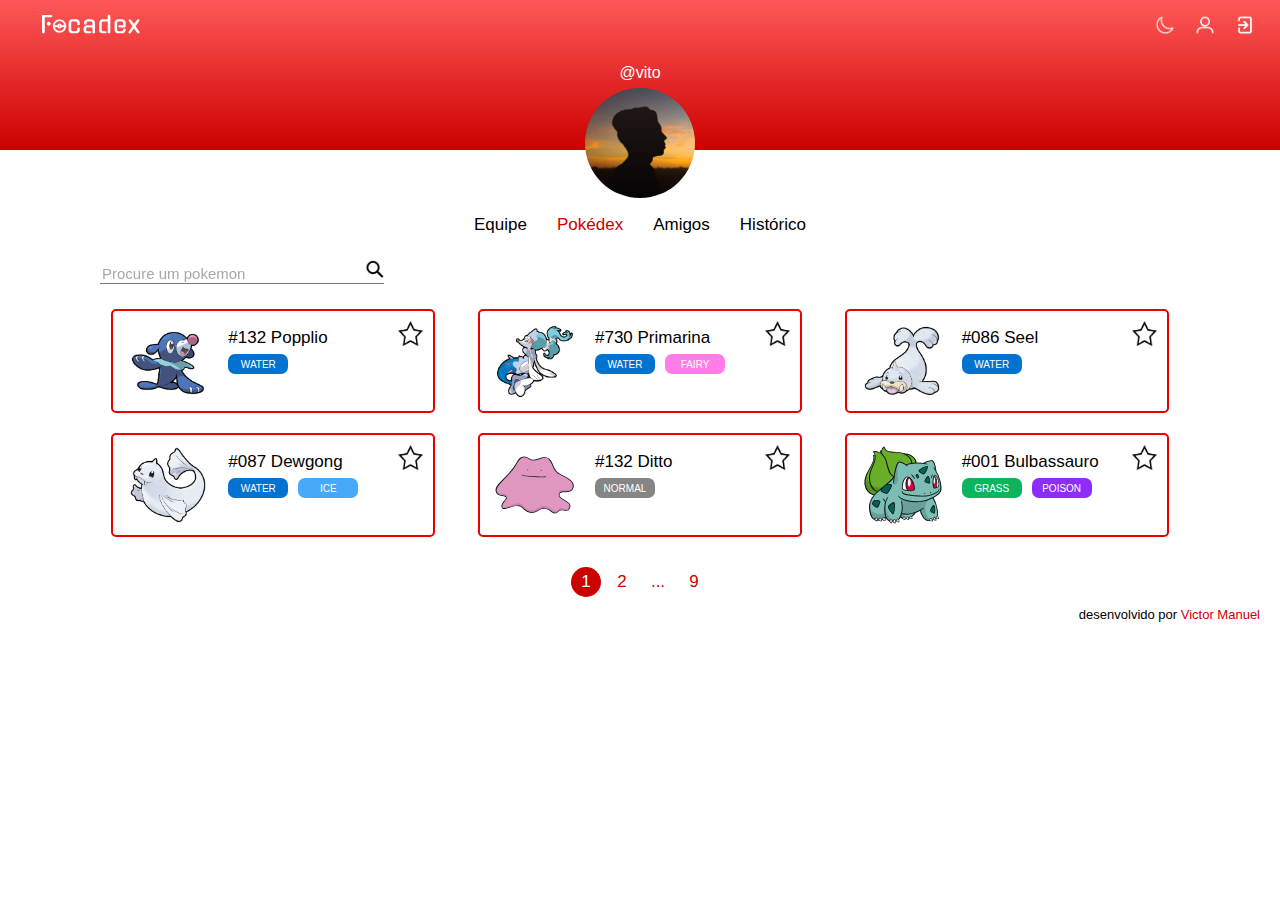
<file: index.html>
<!DOCTYPE html>
<html lang="pt-br">
<head>
    <meta charset="UTF-8">
    <meta name="viewport" content="width=device-width, initial-scale=1.0">
    <title>Focadex™</title>
    <link rel="icon" type="imagem/png" href="./images/pokebola.png" />
    <link rel="stylesheet" href="style.css">
</head>

<body onload="modo_diurno()">
    <div class="grid-container">
        <div class="cabecalho">
            <div class="topo">
                <a href="./index.html"><img src="./images/logo.svg" alt="Logo Focadex" class="logo"></a>
                <input type=image src="./images/lua-1.png" alt="Modo Noturno" id="dark-mode" onclick="alterar_modo()">
                <a href="./index.html"><img src="./images/perfil.png" alt="Perfil" class="perfil"></a>
                <a href="./index.html"><img src="./images/sair.png" alt="Sair" class="sair"></a>
            </div>
            <p class="nome-do-treinador"><a href="https://www.instagram.com/tilnoene/" target="_blank">@vito</a></p>
            <img src="./images/victor_sol.jpg" alt="Foto do Treinador" class="foto-treinador">
        </div>

        <div class="esq"></div>
        <div class="meio">
            <div class="container-menu">
                <ul class="menu">
                    <li><a href="./index.html" class="cor-texto">Equipe</a></li>
                    <li><a href="./index.html" class="menu-atual cor-texto">Pokédex</a></li>
                    <li><a href="./index.html" class="cor-texto">Amigos</a></li>
                    <li><a href="./index.html" class="cor-texto">Histórico</a></li>
                </ul>
            </div>
            
            <div class="pesquisa">
                <input type="text" placeholder="Procure um pokemon">
                <button type="submit" class="lupa">
                    <img src="./images/lupa.png" alt="Pesquisar" class="lupa">
                </button>
            </div>

            <div class="container-pokemon">
                <div class="pokemon">
                    <a href="./popplio.html"><img src="./images/popplio.png"></a>
                    <div class="atributos">
                        <a href="./popplio.html" class="cor-texto"><p>#132 Popplio</p></a>
                        <input type=image src="./images/estrela-1.png" alt="Favoritar" class="favorito" id="estrela0" onclick="favoritar(0)">
                        <div class="break"></div>
                        <div class="tipo water"><p>WATER</p></div>
                    </div>
                </div>
                <div class="pokemon">
                    <a href="./primarina.html"><img src="./images/primarina.png"></a>
                    <div class="atributos">
                        <a href="./primarina.html" class="cor-texto"><p>#730 Primarina</p></a>
                        <input type=image src="./images/estrela-1.png" alt="Favoritar" class="favorito" id="estrela1" onclick="favoritar(1)">
                        <div class="break"></div>
                        <div class="tipo water"><p>WATER</p></div><div class="tipo fairy"><p>FAIRY</p></div>
                    </div>
                </div>
                <div class="pokemon">
                    <a href="./seel.html"><img src="./images/seel.png"></a>
                    <div class="atributos">
                    <a href="./seel.html" class="cor-texto"><p>#086 Seel</p></a>
                    <input type=image src="./images/estrela-1.png" alt="Favoritar" class="favorito" id="estrela2" onclick="favoritar(2)">
                        <div class="break"></div>
                        <div class="tipo water"><p>WATER</p></div>
                    </div>
                </div>
                <div class="pokemon">
                    <a href="./dewgong.html"><img src="./images/dewgong.png"></a>
                    <div class="atributos">
                        <a href="./dewgong.html" class="cor-texto"><p>#087 Dewgong</p></a>
                        <input type=image src="./images/estrela-1.png" alt="Favoritar" class="favorito" id="estrela3" onclick="favoritar(3)">
                        <div class="break"></div>
                        <div class="tipo water"><p>WATER</p></div>
                        <div class="tipo ice"><p>ICE</p></div>
                    </div>
                </div>
                <div class="pokemon">
                    <a href="./ditto.html"><img src="./images/ditto.svg"></a>
                    <div class="atributos">
                        <a href="./ditto.html" class="cor-texto"><p>#132 Ditto</p></a>
                        <input type=image src="./images/estrela-1.png" alt="Favoritar" class="favorito" id="estrela4" onclick="favoritar(4)">
                        <div class="break"></div>
                        <div class="tipo normal"><p>NORMAL</p></div>
                    </div>
                </div>
                <div class="pokemon">
                    <a href="./bulbasaur.html"><img src="./images/bulbassauro.svg"></a>
                    <div class="atributos">
                        <a href="./bulbasaur.html" class="cor-texto"><p>#001 Bulbassauro</p></a>
                        <input type=image src="./images/estrela-1.png" alt="Favoritar" class="favorito" id="estrela5" onclick="favoritar(5)">
                        <div class="break"></div>
                        <div class="tipo grass"><p>GRASS</p></div>
                        <div class="tipo poison"><p>POISON</p></div>
                    </div>
                </div>
            </div>
            
        </div>
        <div class="dir"></div>
        <div class="rodape cor-texto">
            <div class="container-menu-inferior">
                <ul class="menu-inferior">
                    <li><a href="./index.html" class="menu-inferior-atual"><p>1</p></a></li>
                    <li><a href="./index.html" class="menu-inferior-elemento"><p>2</p></a></li>
                    <li><a href="./index.html" class="menu-inferior-elemento"><p>...</p></a></li>
                    <li><a href="./index.html" class="menu-inferior-elemento"><p>9</p></a></li>
                </ul>
            </div>

            <footer class="creditos cor-texto"><p>desenvolvido por <a href="https://www.instagram.com/tilnoene/" target="_blank" class="nome-dev"> Victor Manuel</a></p></footer>
        </div>
    </div>
    
    <script src="script.js"></script>
</body>
</html>
</file>
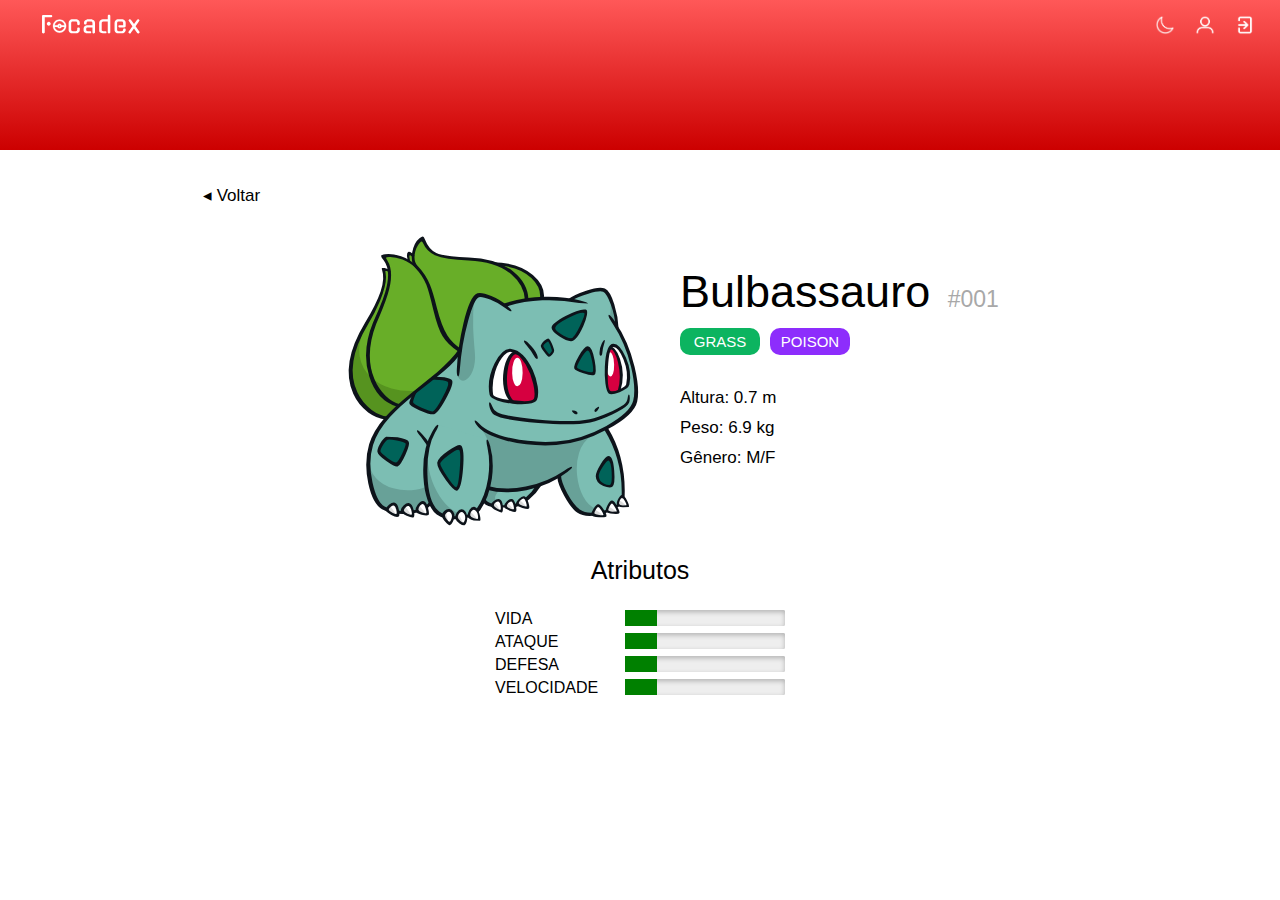
<file: bulbasaur.html>
<!DOCTYPE html>
<html lang="pt-br">
<head>
    <meta charset="UTF-8">
    <meta name="viewport" content="width=device-width, initial-scale=1.0">
    <title>Bulbasaur | Focadex™</title>
    <link rel="icon" type="imagem/png" href="./images/pokebola.png" />
    <link rel="stylesheet" href="style.css">
</head>

<body onload="modo_diurno(false)">
    <div class="grid-container">
        <div class="cabecalho">
            <div class="topo">
                <a href="./index.html"><img src="./images/logo.svg" alt="Logo Focadex" class="logo"></a>
                <input type=image src="./images/lua-1.png" alt="Modo Noturno" id="dark-mode" onclick="alterar_modo(false)">
                <a href="./index.html"><img src="./images/perfil.png" alt="Perfil" class="perfil"></a>
                <a href="./index.html"><img src="./images/sair.png" alt="Sair" class="sair"></a>
            </div>
        </div>
        
        <div class="esq"></div>
        <div class="meio-tela">
            <div class="voltar">
                <a class="cor-texto" href="./index.html">◂ Voltar</a>
            </div>
            
            <section class="container-informacoes">
                <div class="imagem-pokemon"><img src="./images/bulbassauro.svg"></div>
                <div class="atributos-pokemon">
                    <p class="cor-texto nome-do-pokemon">Bulbassauro <a>#001</a></p>
                    <div class="tipo-2 grass"><p>GRASS</p></div><div class="tipo-2 poison"><p>POISON</p></div>
                    <p class="lista-atributos first cor-texto"><br />Altura: 0.7 m</p>
                    <p class="lista-atributos cor-texto">Peso: 6.9 kg</p>
                    <p class="lista-atributos cor-texto">Gênero: M/F</p>
                </div>
                
            </section>
            <div class="atributos-fundo">
                <p class="cor-texto">Atributos</p>
                <div class="barras">
                    <div class="linha cor-texto">VIDA<progress max="15" value="3"></progress></div>
                    <div class="linha cor-texto">ATAQUE<progress max="15" value="3"></progress></div>
                    <div class="linha cor-texto">DEFESA<progress max="15" value="3"></progress></div>
                    <div class="linha cor-texto">VELOCIDADE<progress max="15" value="3"></progress></div>
                </div>
            </div>
        </div>
    </div>
    
    <script src="script.js"></script>
</body>
</html>
</file>
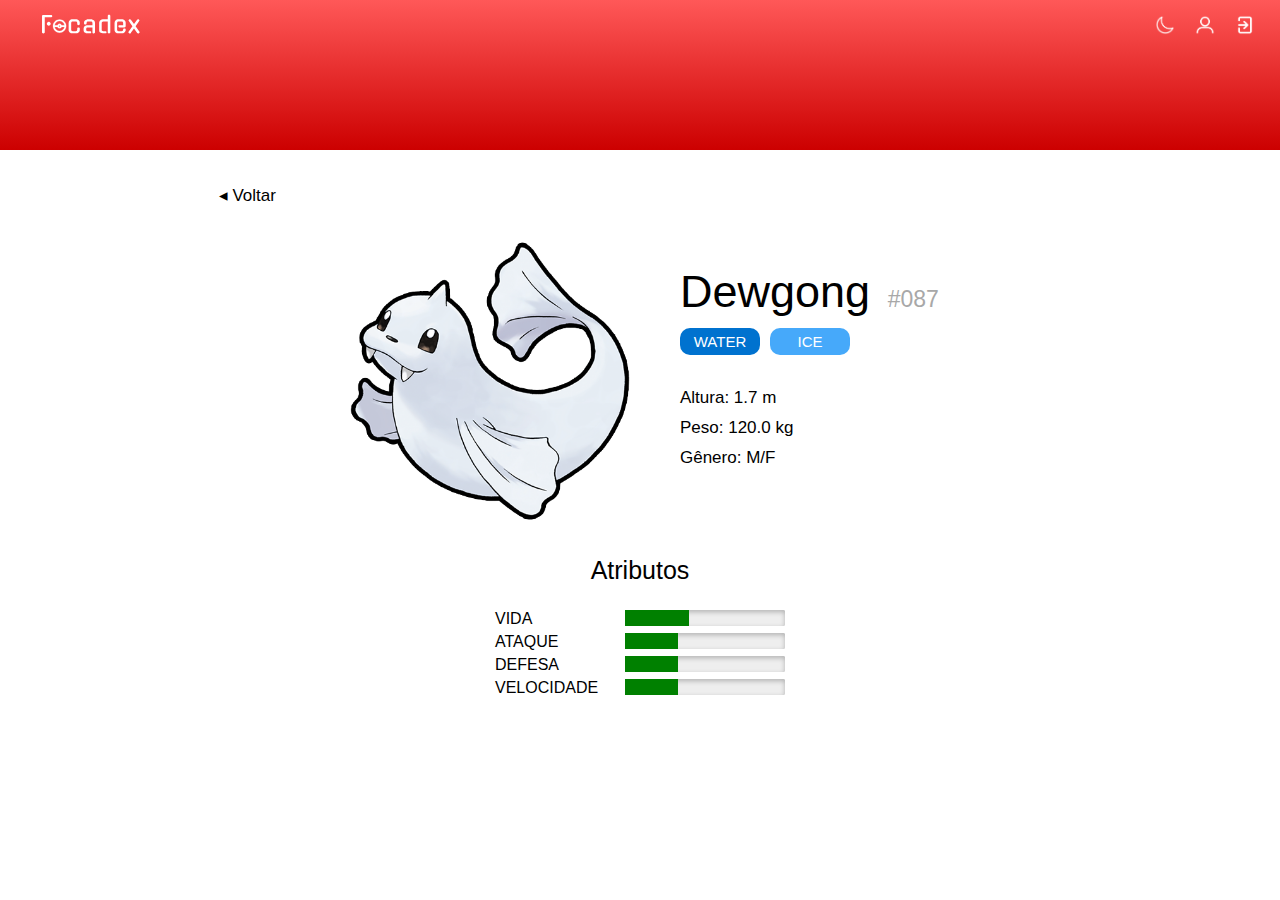
<file: dewgong.html>
<!DOCTYPE html>
<html lang="pt-br">
<head>
    <meta charset="UTF-8">
    <meta name="viewport" content="width=device-width, initial-scale=1.0">
    <title>Dewgong | Focadex™</title>
    <link rel="icon" type="imagem/png" href="./images/pokebola.png" />
    <link rel="stylesheet" href="style.css">
</head>

<body onload="modo_diurno(false)">
    <div class="grid-container">
        <div class="cabecalho">
            <div class="topo">
                <a href="./index.html"><img src="./images/logo.svg" alt="Logo Focadex" class="logo"></a>
                <input type=image src="./images/lua-1.png" alt="Modo Noturno" id="dark-mode" onclick="alterar_modo(false)">
                <a href="./index.html"><img src="./images/perfil.png" alt="Perfil" class="perfil"></a>
                <a href="./index.html"><img src="./images/sair.png" alt="Sair" class="sair"></a>
            </div>
        </div>
        
        <div class="esq"></div>
        <div class="meio-tela">
            <div class="voltar">
                <a class="cor-texto" href="./index.html">◂ Voltar</a>
            </div>
            
            <section class="container-informacoes">
                <div class="imagem-pokemon"><img src="./images/dewgong.png"></div>
                <div class="atributos-pokemon">
                    <p class="cor-texto nome-do-pokemon">Dewgong <a>#087</a></p>
                    <div class="tipo-2 water"><p>WATER</p></div><div class="tipo-2 ice"><p>ICE</p></div>
                    <p class="lista-atributos first cor-texto"><br />Altura: 1.7 m</p>
                    <p class="lista-atributos cor-texto">Peso: 120.0 kg</p>
                    <p class="lista-atributos cor-texto">Gênero: M/F</p>
                </div>
                
            </section>
            <div class="atributos-fundo">
                <p class="cor-texto">Atributos</p>
                <div class="barras">
                    <div class="linha cor-texto">VIDA<progress max="15" value="6"></progress></div>
                    <div class="linha cor-texto">ATAQUE<progress max="15" value="5"></progress></div>
                    <div class="linha cor-texto">DEFESA<progress max="15" value="5"></progress></div>
                    <div class="linha cor-texto">VELOCIDADE<progress max="15" value="5"></progress></div>
                </div>
            </div>
        </div>
    </div>
    
    <script src="script.js"></script>
</body>
</html>
</file>
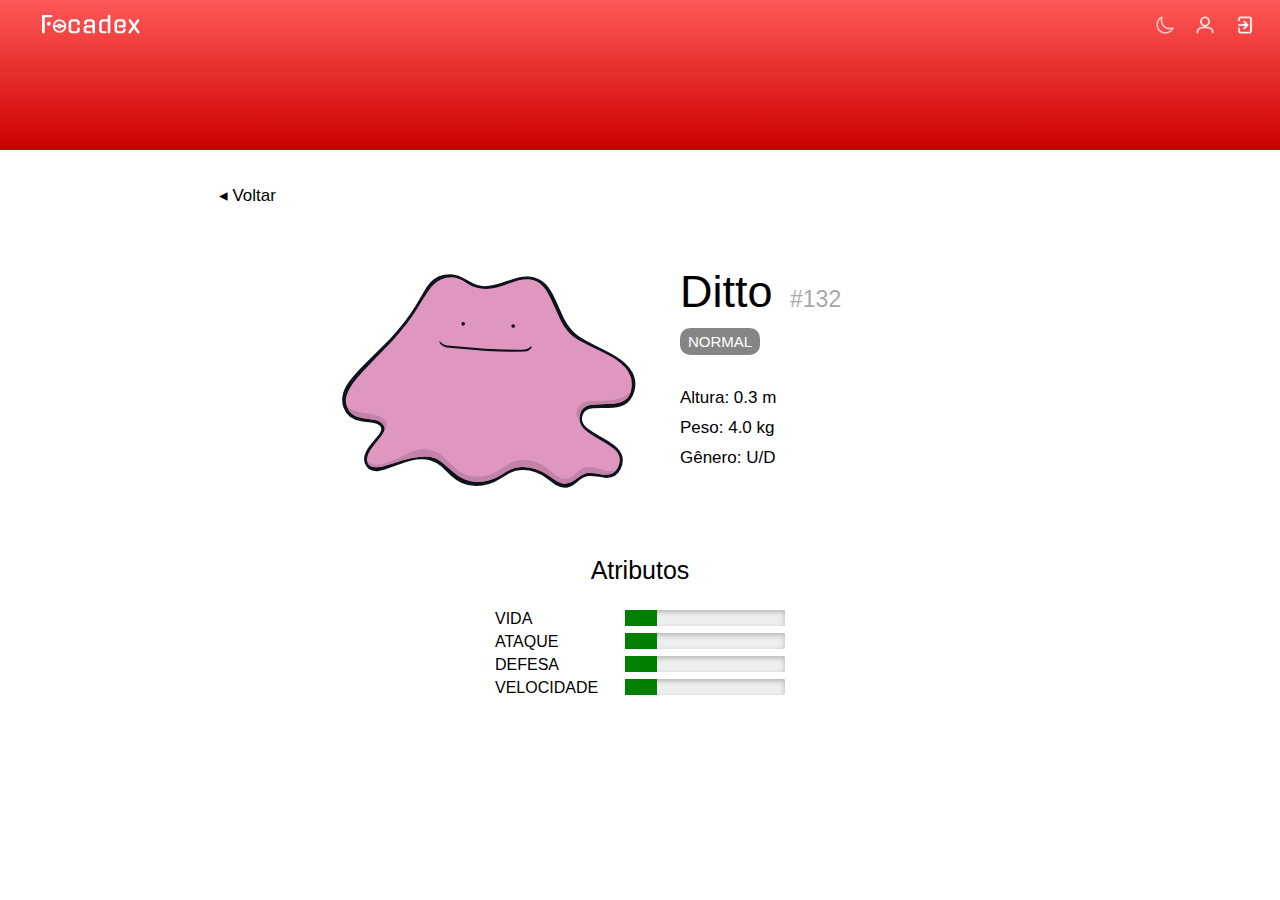
<file: ditto.html>
<!DOCTYPE html>
<html lang="pt-br">
<head>
    <meta charset="UTF-8">
    <meta name="viewport" content="width=device-width, initial-scale=1.0">
    <title>Ditto | Focadex™</title>
    <link rel="icon" type="imagem/png" href="./images/pokebola.png" />
    <link rel="stylesheet" href="style.css">
</head>

<body onload="modo_diurno(false)">
    <div class="grid-container">
        <div class="cabecalho">
            <div class="topo">
                <a href="./index.html"><img src="./images/logo.svg" alt="Logo Focadex" class="logo"></a>
                <input type=image src="./images/lua-1.png" alt="Modo Noturno" id="dark-mode" onclick="alterar_modo(false)">
                <a href="./index.html"><img src="./images/perfil.png" alt="Perfil" class="perfil"></a>
                <a href="./index.html"><img src="./images/sair.png" alt="Sair" class="sair"></a>
            </div>
        </div>
        
        <div class="esq"></div>
        <div class="meio-tela">
            <div class="voltar">
                <a class="cor-texto" href="./index.html">◂ Voltar</a>
            </div>
            
            <section class="container-informacoes">
                <div class="imagem-pokemon"><img src="./images/ditto.svg"></div>
                <div class="atributos-pokemon">
                    <p class="cor-texto nome-do-pokemon">Ditto <a>#132</a></p>
                    <div class="tipo-2 normal"><p>NORMAL</p></div>
                    <p class="lista-atributos first cor-texto"><br />Altura: 0.3 m</p>
                    <p class="lista-atributos cor-texto">Peso: 4.0 kg</p>
                    <p class="lista-atributos cor-texto">Gênero: U/D</p>
                </div>
                
            </section>
            <div class="atributos-fundo">
                <p class="cor-texto">Atributos</p>
                <div class="barras">
                    <div class="linha cor-texto">VIDA<progress max="15" value="3"></progress></div>
                    <div class="linha cor-texto">ATAQUE<progress max="15" value="3"></progress></div>
                    <div class="linha cor-texto">DEFESA<progress max="15" value="3"></progress></div>
                    <div class="linha cor-texto">VELOCIDADE<progress max="15" value="3"></progress></div>
                </div>
            </div>
        </div>
    </div>
    
    <script src="script.js"></script>
</body>
</html>
</file>
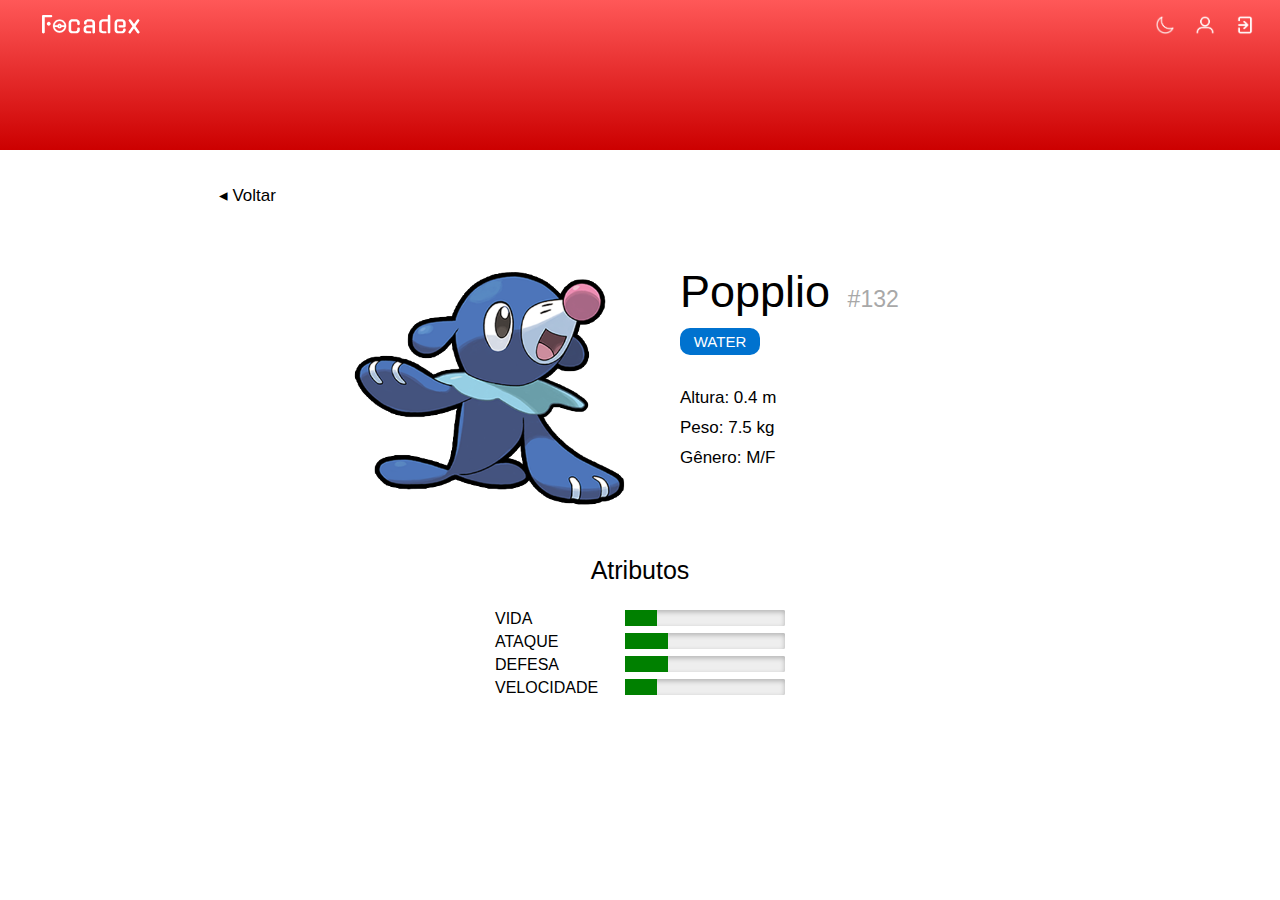
<file: popplio.html>
<!DOCTYPE html>
<html lang="pt-br">
<head>
    <meta charset="UTF-8">
    <meta name="viewport" content="width=device-width, initial-scale=1.0">
    <title>Popplio | Focadex™</title>
    <link rel="icon" type="imagem/png" href="./images/pokebola.png" />
    <link rel="stylesheet" href="style.css">
</head>

<body onload="modo_diurno(false)">
    <div class="grid-container">
        <div class="cabecalho">
            <div class="topo">
                <a href="./index.html"><img src="./images/logo.svg" alt="Logo Focadex" class="logo"></a>
                <input type=image src="./images/lua-1.png" alt="Modo Noturno" id="dark-mode" onclick="alterar_modo(false)">
                <a href="./index.html"><img src="./images/perfil.png" alt="Perfil" class="perfil"></a>
                <a href="./index.html"><img src="./images/sair.png" alt="Sair" class="sair"></a>
            </div>
        </div>
        
        <div class="esq"></div>
        <div class="meio-tela">
            <div class="voltar">
                <a class="cor-texto" href="./index.html">◂ Voltar</a>
            </div>
            
            <section class="container-informacoes">
                <div class="imagem-pokemon"><img src="./images/popplio.png"></div>
                <div class="atributos-pokemon">
                    <p class="cor-texto nome-do-pokemon">Popplio <a>#132</a></p>
                    <div class="tipo-2 water"><p>WATER</p></div>
                    <p class="lista-atributos first cor-texto"><br />Altura: 0.4 m</p>
                    <p class="lista-atributos cor-texto">Peso: 7.5 kg</p>
                    <p class="lista-atributos cor-texto">Gênero: M/F</p>
                </div>
                
            </section>
            <div class="atributos-fundo">
                <p class="cor-texto">Atributos</p>
                <div class="barras">
                    <div class="linha cor-texto">VIDA<progress max="15" value="3"></progress></div>
                    <div class="linha cor-texto">ATAQUE<progress max="15" value="4"></progress></div>
                    <div class="linha cor-texto">DEFESA<progress max="15" value="4"></progress></div>
                    <div class="linha cor-texto">VELOCIDADE<progress max="15" value="3"></progress></div>
                </div>
            </div>
        </div>
    </div>
    
    <script src="script.js"></script>
</body>
</html>
</file>
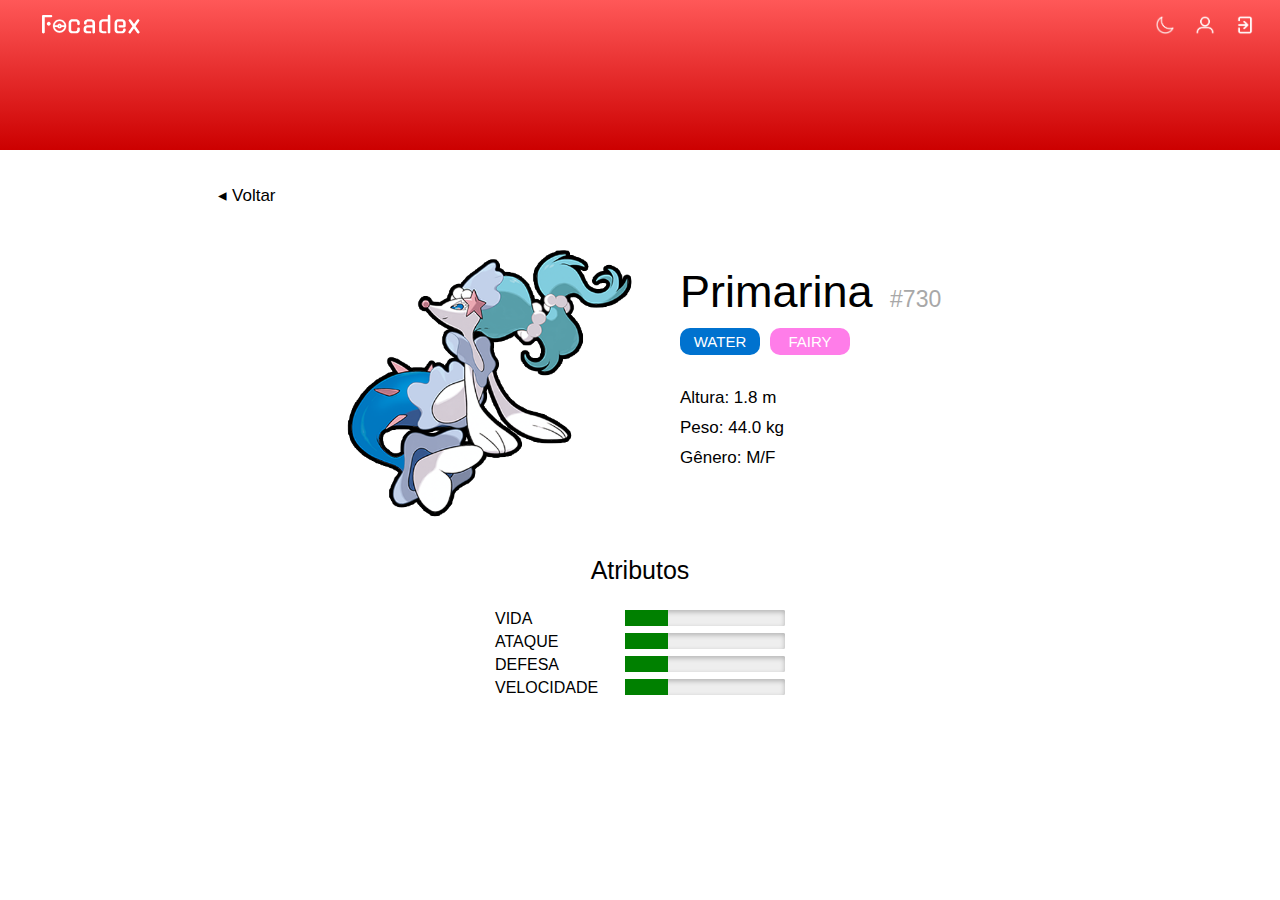
<file: primarina.html>
<!DOCTYPE html>
<html lang="pt-br">
<head>
    <meta charset="UTF-8">
    <meta name="viewport" content="width=device-width, initial-scale=1.0">
    <title>Primarina | Focadex™</title>
    <link rel="icon" type="imagem/png" href="./images/pokebola.png" />
    <link rel="stylesheet" href="style.css">
</head>

<body onload="modo_diurno(false)">
    <div class="grid-container">
        <div class="cabecalho">
            <div class="topo">
                <a href="./index.html"><img src="./images/logo.svg" alt="Logo Focadex" class="logo"></a>
                <input type=image src="./images/lua-1.png" alt="Modo Noturno" id="dark-mode" onclick="alterar_modo(false)">
                <a href="./index.html"><img src="./images/perfil.png" alt="Perfil" class="perfil"></a>
                <a href="./index.html"><img src="./images/sair.png" alt="Sair" class="sair"></a>
            </div>
        </div>
        
        <div class="esq"></div>
        <div class="meio-tela">
            <div class="voltar">
                <a class="cor-texto" href="./index.html">◂ Voltar</a>
            </div>
            
            <section class="container-informacoes">
                <div class="imagem-pokemon"><img src="./images/primarina.png"></div>
                <div class="atributos-pokemon">
                    <p class="cor-texto nome-do-pokemon">Primarina <a>#730</a></p>
                    <div class="tipo-2 water"><p>WATER</p></div><div class="tipo-2 fairy"><p>FAIRY</p></div>
                    <p class="lista-atributos first cor-texto"><br />Altura: 1.8 m</p>
                    <p class="lista-atributos cor-texto">Peso: 44.0 kg</p>
                    <p class="lista-atributos cor-texto">Gênero: M/F</p>
                </div>
                
            </section>
            <div class="atributos-fundo">
                <p class="cor-texto">Atributos</p>
                <div class="barras">
                    <div class="linha cor-texto">VIDA<progress max="15" value="4"></progress></div>
                    <div class="linha cor-texto">ATAQUE<progress max="15" value="4"></progress></div>
                    <div class="linha cor-texto">DEFESA<progress max="15" value="4"></progress></div>
                    <div class="linha cor-texto">VELOCIDADE<progress max="15" value="4"></progress></div>
                </div>
            </div>
        </div>
    </div>
    
    <script src="script.js"></script>
</body>
</html>
</file>
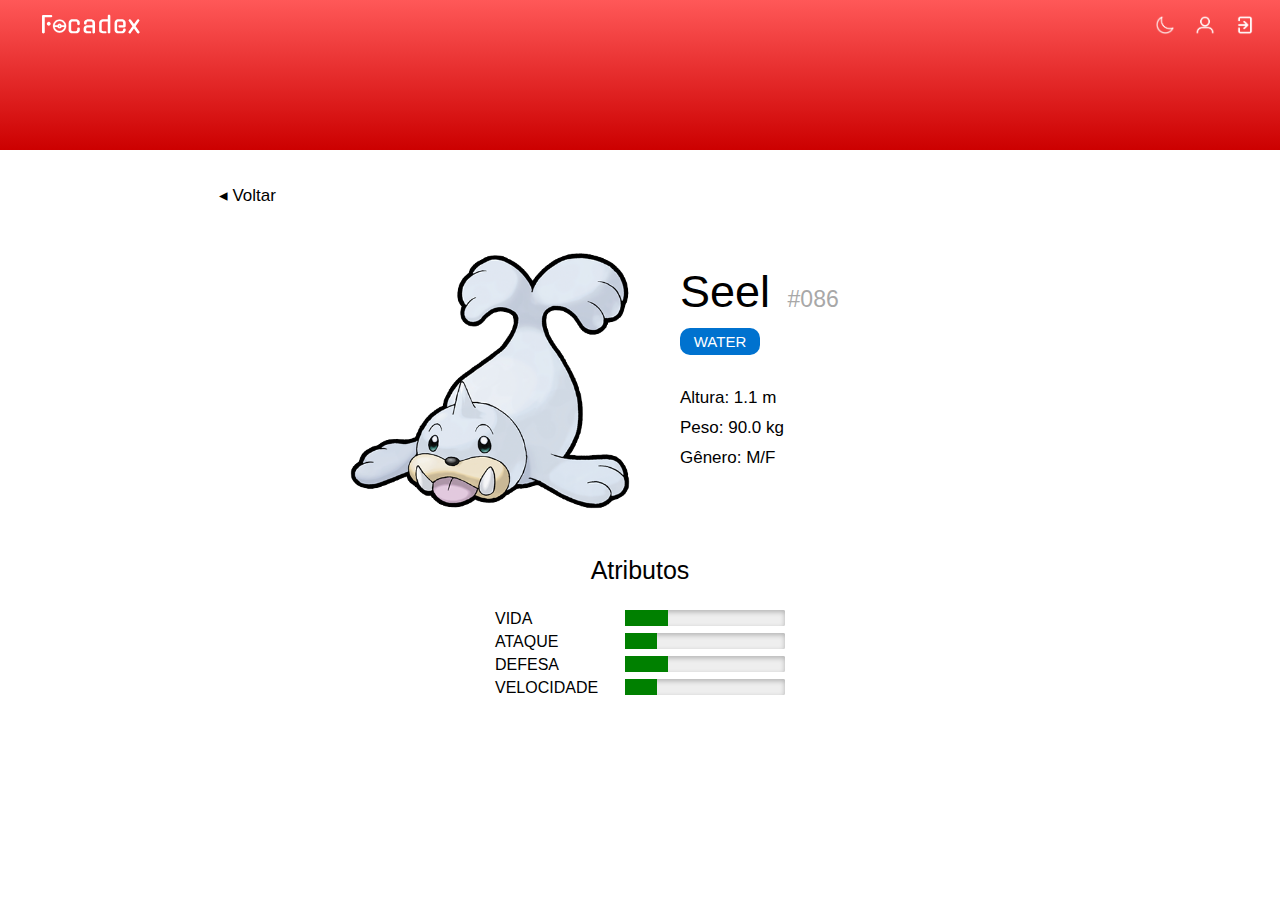
<file: seel.html>
<!DOCTYPE html>
<html lang="pt-br">
<head>
    <meta charset="UTF-8">
    <meta name="viewport" content="width=device-width, initial-scale=1.0">
    <title>Seel | Focadex™</title>
    <link rel="icon" type="imagem/png" href="./images/pokebola.png" />
    <link rel="stylesheet" href="style.css">
</head>

<body onload="modo_diurno(false)">
    <div class="grid-container">
        <div class="cabecalho">
            <div class="topo">
                <a href="./index.html"><img src="./images/logo.svg" alt="Logo Focadex" class="logo"></a>
                <input type=image src="./images/lua-1.png" alt="Modo Noturno" id="dark-mode" onclick="alterar_modo(false)">
                <a href="./index.html"><img src="./images/perfil.png" alt="Perfil" class="perfil"></a>
                <a href="./index.html"><img src="./images/sair.png" alt="Sair" class="sair"></a>
            </div>
        </div>
        
        <div class="esq"></div>
        <div class="meio-tela">
            <div class="voltar">
                <a class="cor-texto" href="./index.html">◂ Voltar</a>
            </div>
            
            <section class="container-informacoes">
                <div class="imagem-pokemon"><img src="./images/seel.png"></div>
                <div class="atributos-pokemon">
                    <p class="cor-texto nome-do-pokemon">Seel <a>#086</a></p>
                    <div class="tipo-2 water"><p>WATER</p></div>
                    <p class="lista-atributos first cor-texto"><br />Altura: 1.1 m</p>
                    <p class="lista-atributos cor-texto">Peso: 90.0 kg</p>
                    <p class="lista-atributos cor-texto">Gênero: M/F</p>
                </div>
                
            </section>
            <div class="atributos-fundo">
                <p class="cor-texto">Atributos</p>
                <div class="barras">
                    <div class="linha cor-texto">VIDA<progress max="15" value="4"></progress></div>
                    <div class="linha cor-texto">ATAQUE<progress max="15" value="3"></progress></div>
                    <div class="linha cor-texto">DEFESA<progress max="15" value="4"></progress></div>
                    <div class="linha cor-texto">VELOCIDADE<progress max="15" value="3"></progress></div>
                </div>
            </div>
        </div>
    </div>
    
    <script src="script.js"></script>
</body>
</html>
</file>
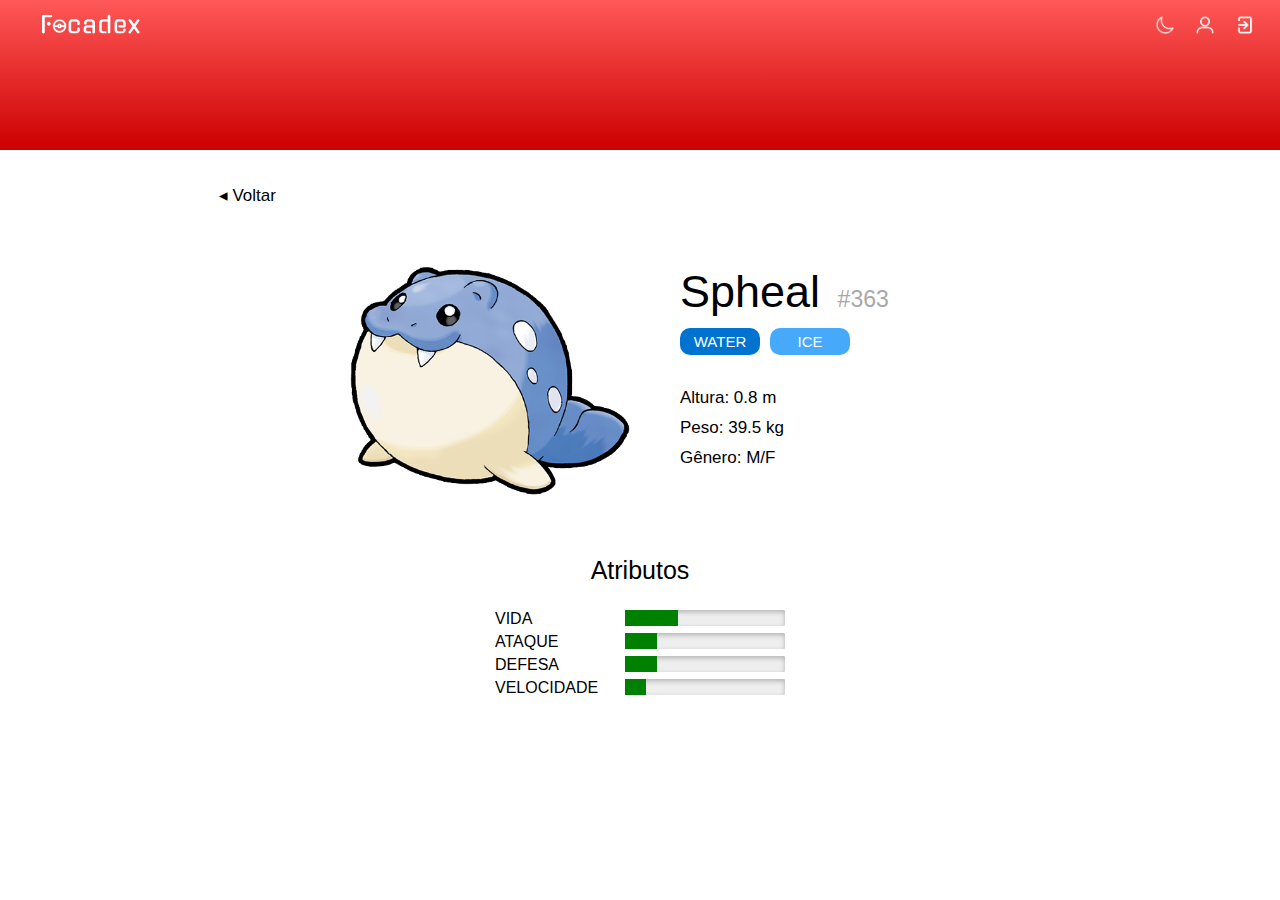
<file: spheal.html>
<!DOCTYPE html>
<html lang="pt-br">
<head>
    <meta charset="UTF-8">
    <meta name="viewport" content="width=device-width, initial-scale=1.0">
    <title>Spheal | Focadex™</title>
    <link rel="icon" type="imagem/png" href="./images/pokebola.png" />
    <link rel="stylesheet" href="style.css">
</head>

<body onload="modo_diurno(false)">
    <div class="grid-container">
        <div class="cabecalho">
            <div class="topo">
                <a href="./index.html"><img src="./images/logo.svg" alt="Logo Focadex" class="logo"></a>
                <input type=image src="./images/lua-1.png" alt="Modo Noturno" id="dark-mode" onclick="alterar_modo(false)">
                <a href="./index.html"><img src="./images/perfil.png" alt="Perfil" class="perfil"></a>
                <a href="./index.html"><img src="./images/sair.png" alt="Sair" class="sair"></a>
            </div>
        </div>
        
        <div class="esq"></div>
        <div class="meio-tela">
            <div class="voltar">
                <a class="cor-texto" href="./index.html">◂ Voltar</a>
            </div>
            
            <section class="container-informacoes">
                <div class="imagem-pokemon"><img src="./images/spheal.png"></div>
                <div class="atributos-pokemon">
                    <p class="cor-texto nome-do-pokemon">Spheal <a>#363</a></p>
                    <div class="tipo-2 water"><p>WATER</p></div><div class="tipo-2 ice"><p>ICE</p></div>
                    <p class="lista-atributos first cor-texto"><br />Altura: 0.8 m</p>
                    <p class="lista-atributos cor-texto">Peso: 39.5 kg</p>
                    <p class="lista-atributos cor-texto">Gênero: M/F</p>
                </div>
                
            </section>
            <div class="atributos-fundo">
                <p class="cor-texto">Atributos</p>
                <div class="barras">
                    <div class="linha cor-texto">VIDA<progress max="15" value="5"></progress></div>
                    <div class="linha cor-texto">ATAQUE<progress max="15" value="3"></progress></div>
                    <div class="linha cor-texto">DEFESA<progress max="15" value="3"></progress></div>
                    <div class="linha cor-texto">VELOCIDADE<progress max="15" value="2"></progress></div>
                </div>
            </div>
        </div>
    </div>
    
    <script src="script.js"></script>
</body>
</html>
</file>
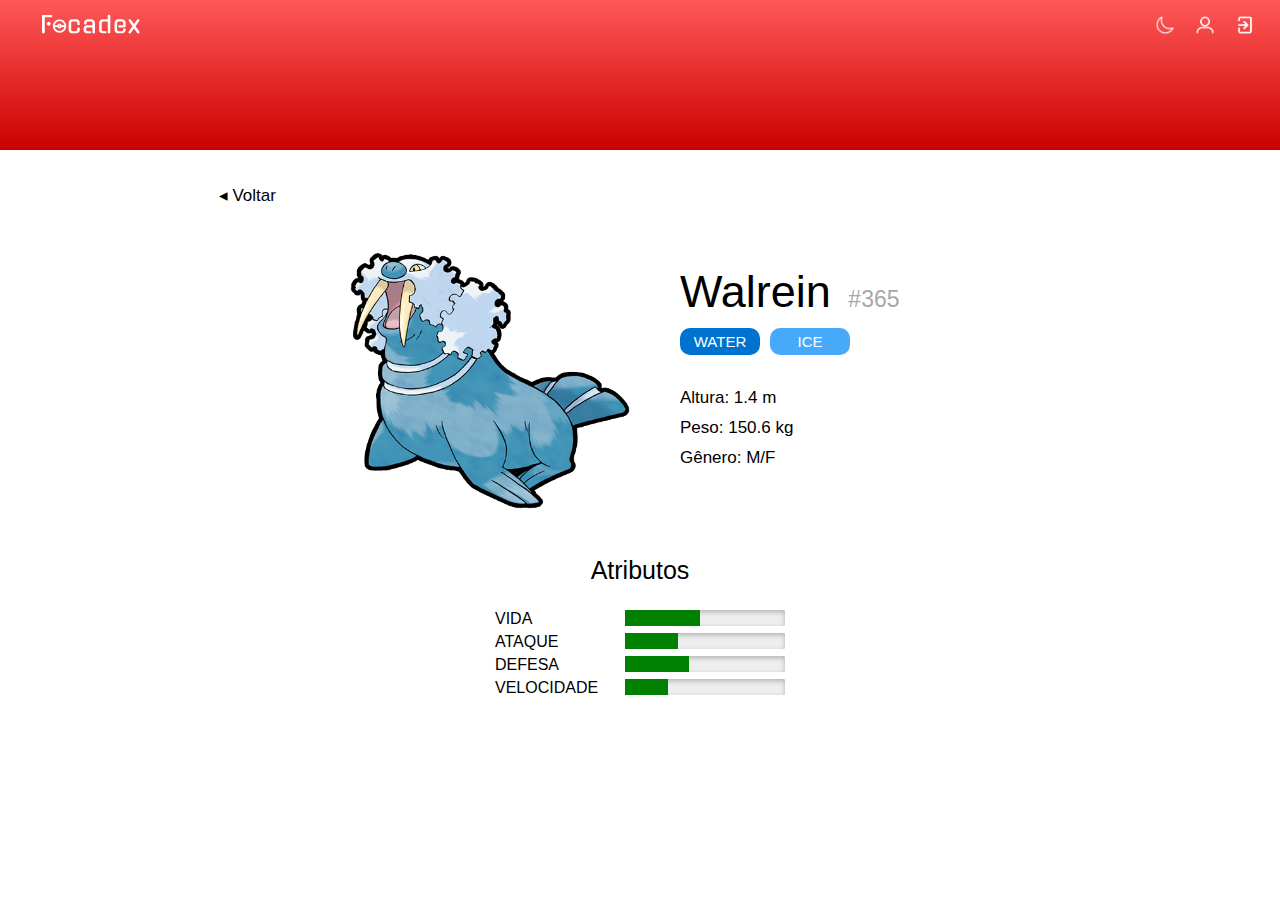
<file: walrein.html>
<!DOCTYPE html>
<html lang="pt-br">
<head>
    <meta charset="UTF-8">
    <meta name="viewport" content="width=device-width, initial-scale=1.0">
    <title>Walrein | Focadex™</title>
    <link rel="icon" type="imagem/png" href="./images/pokebola.png" />
    <link rel="stylesheet" href="style.css">
</head>

<body onload="modo_diurno(false)">
    <div class="grid-container">
        <div class="cabecalho">
            <div class="topo">
                <a href="./index.html"><img src="./images/logo.svg" alt="Logo Focadex" class="logo"></a>
                <input type=image src="./images/lua-1.png" alt="Modo Noturno" id="dark-mode" onclick="alterar_modo(false)">
                <a href="./index.html"><img src="./images/perfil.png" alt="Perfil" class="perfil"></a>
                <a href="./index.html"><img src="./images/sair.png" alt="Sair" class="sair"></a>
            </div>
        </div>
        
        <div class="esq"></div>
        <div class="meio-tela">
            <div class="voltar">
                <a class="cor-texto" href="./index.html">◂ Voltar</a>
            </div>
            
            <section class="container-informacoes">
                <div class="imagem-pokemon"><img src="./images/walrein.png"></div>
                <div class="atributos-pokemon">
                    <p class="cor-texto nome-do-pokemon">Walrein <a>#365</a></p>
                    <div class="tipo-2 water"><p>WATER</p></div><div class="tipo-2 ice"><p>ICE</p></div>
                    <p class="lista-atributos first cor-texto"><br />Altura: 1.4 m</p>
                    <p class="lista-atributos cor-texto">Peso: 150.6 kg</p>
                    <p class="lista-atributos cor-texto">Gênero: M/F</p>
                </div>
                
            </section>
            <div class="atributos-fundo">
                <p class="cor-texto">Atributos</p>
                <div class="barras">
                    <div class="linha cor-texto">VIDA<progress max="15" value="7"></progress></div>
                    <div class="linha cor-texto">ATAQUE<progress max="15" value="5"></progress></div>
                    <div class="linha cor-texto">DEFESA<progress max="15" value="6"></progress></div>
                    <div class="linha cor-texto">VELOCIDADE<progress max="15" value="4"></progress></div>
                </div>
            </div>
        </div>
    </div>
    
    <script src="script.js"></script>
</body>
</html>
</file>
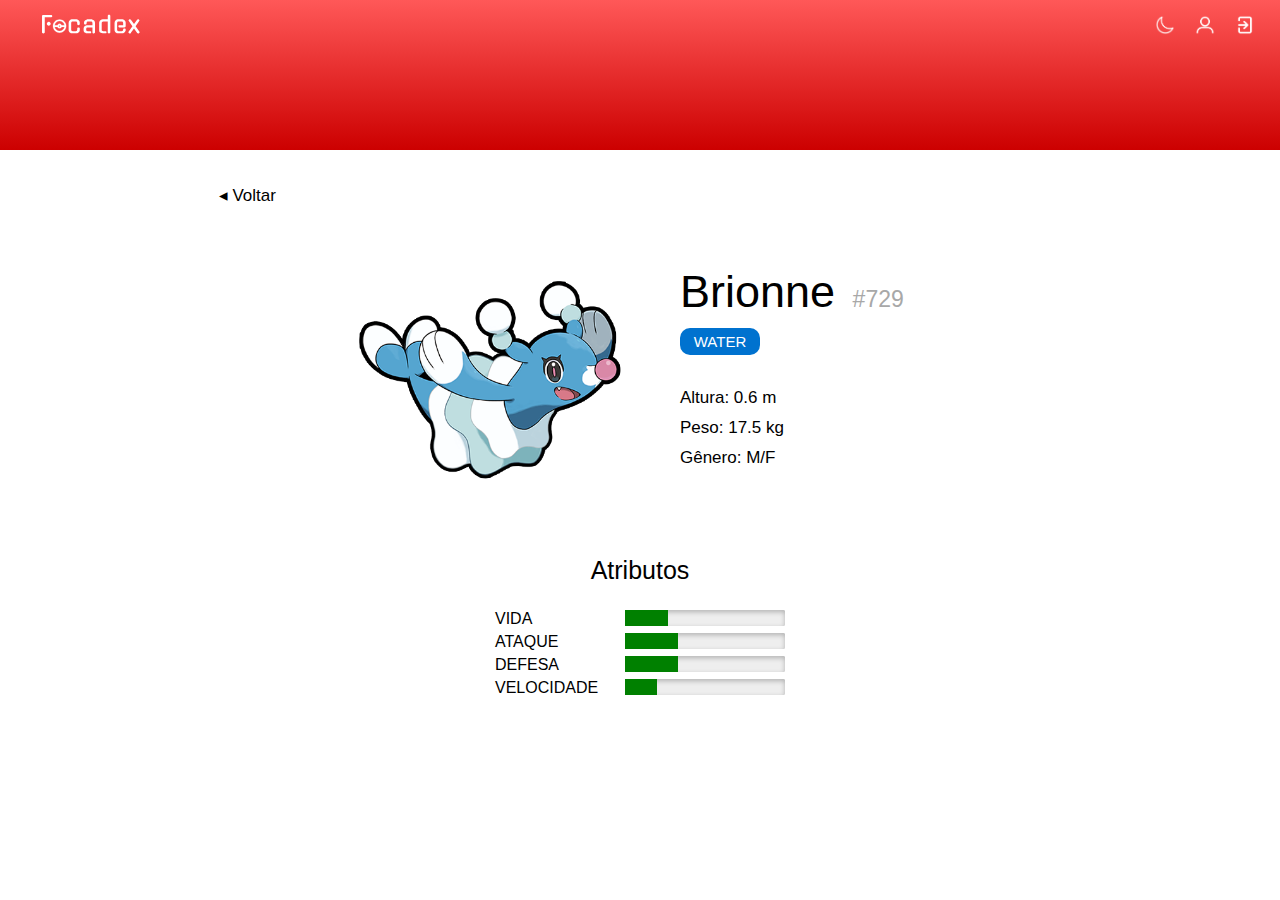
<file: Área de Trabalho/Focadex/brionne.html>
<!DOCTYPE html>
<html lang="pt-br">
<head>
    <meta charset="UTF-8">
    <meta name="viewport" content="width=device-width, initial-scale=1.0">
    <title>Brionne | Focadex™</title>
    <link rel="icon" type="imagem/png" href="./images/pokebola.png" />
    <link rel="stylesheet" href="style.css">
</head>

<body onload="modo_diurno(false)">
    <div class="grid-container">
        <div class="cabecalho">
            <div class="topo">
                <a href="./index.html"><img src="./images/logo.svg" alt="Logo Focadex" class="logo"></a>
                <input type=image src="./images/lua-1.png" alt="Modo Noturno" id="dark-mode" onclick="alterar_modo(false)">
                <a href="./index.html"><img src="./images/perfil.png" alt="Perfil" class="perfil"></a>
                <a href="./index.html"><img src="./images/sair.png" alt="Sair" class="sair"></a>
            </div>
        </div>
        
        <div class="esq"></div>
        <div class="meio-tela">
            <div class="voltar">
                <a class="cor-texto" href="./index.html">◂ Voltar</a>
            </div>
            
            <section class="container-informacoes">
                <div class="imagem-pokemon"><img src="./images/brionne.png"></div>
                <div class="atributos-pokemon">
                    <p class="cor-texto nome-do-pokemon">Brionne <a>#729</a></p>
                    <div class="tipo-2 water"><p>WATER</p></div>
                    <p class="lista-atributos first cor-texto"><br />Altura: 0.6 m</p>
                    <p class="lista-atributos cor-texto">Peso: 17.5 kg</p>
                    <p class="lista-atributos cor-texto">Gênero: M/F</p>
                </div>
                
            </section>
            <div class="atributos-fundo">
                <p class="cor-texto">Atributos</p>
                <div class="barras">
                    <div class="linha cor-texto">VIDA<progress max="15" value="4"></progress></div>
                    <div class="linha cor-texto">ATAQUE<progress max="15" value="5"></progress></div>
                    <div class="linha cor-texto">DEFESA<progress max="15" value="5"></progress></div>
                    <div class="linha cor-texto">VELOCIDADE<progress max="15" value="3"></progress></div>
                </div>
            </div>
        </div>
    </div>
    
    <script src="script.js"></script>
</body>
</html>
</file>
<file: style.css>
body {
    margin: 0;
    font-family: Arial;
    background-color: white;
}

.grid-container {
    display: grid;
    grid-template-areas:
      'header header header header header header'
      'left main main main main right'
      'footer footer footer footer footer footer';
}

.cor-texto {
    color: black;
}

.cabecalho {
    grid-area: header;
    height: 150px;
    background-image: linear-gradient(rgb(255, 88, 88), rgb(204, 0, 0));
}

.topo {
    display: flex;
    grid-gap: 20px;
}

.logo {
    width: 100px;
    height: 100px;
    padding-left: 40px;
    margin-top: -25px;
    filter: invert(1);
}

#dark-mode {
    width: 20px;
    height: 20px;
    margin-top: 15px;
    outline: none;
    filter: invert(1);
    margin-left: auto;
}

.perfil {
    width: 20px;
    height: 20px;
    filter: brightness(0) invert(1);
    margin-top: 15px;
}

.sair {
    width: 20px;
    height: 20px;
    margin-top: 15px;
    padding-right: 25px;
    filter: invert(1);
}

.nome-do-treinador {
    text-align: center;
    font-size: 16px;
    margin-top: -15px;
}

.nome-do-treinador a {
    text-align: center;
    color: white;
    text-decoration: none;
}

.foto-treinador {
    width: 110px;
    height: 110px;
    display: block;
    position: relative;
    margin-left: auto;
    margin-right: auto;
    margin-top: -10px;
    border-radius: 100%;
}

.container-menu {
    display: flex;
    font-size: min(3.8vw, 17px);
    padding-top: 50px;
}

.menu {
    margin: 0;
    padding: 0;
    list-style-type: none;
    margin-left: auto;
    margin-right: auto;
}

.menu li {
    float: left;
}

.menu li a {
    text-align: center;
    display: block;
    padding: 15px;
    text-decoration: none;
    
}

.menu-atual {
    color: rgb(204, 0, 0);
}

.menu li a:hover {
    color: rgb(204, 0, 0);
}

.meio {
    grid-area: main;
}

.pesquisa {
    display: block;
    margin-bottom: 10px;
    margin-left: 100px;
    margin: 15px 0 0 100px;
    filter: invert(0);
}

.pesquisa input[type=text] {
    color: black;
    width: 280px;
    border-top: rgb(77, 77, 77);
    border-width: 1.5px;
    border-left: none;
    border-right: none;
    outline: none;
    background: transparent;
}

.pesquisa ::placeholder {
    color: rgb(168, 168, 168);
    font-family: 'Arial', sans-serif;
    font-size: 15px;
}

.lupa {
    width: 30px;
    height: 30px;
    background: transparent;
    border: none;
    margin-left: -25px;
    margin-top: -10px;
    position: absolute;
    outline: none;
}

.lupa img {
    display: block;
    width: 20px;
    height: 20px;
    margin-left: auto;
    margin-right: auto;
}

.lupa:hover {
    cursor: pointer;
}

.break {
    flex-basis: 100%;
    height: 0;
}

.atributos {
    display: flex;
    flex-wrap: wrap;
    padding-left: 10px;
}

.container-pokemon {
    display: flex;
    flex-wrap: wrap;
    align-self: flex-end;
    padding: 25px 100px 25px 100px; /* cima esq baixo dir*/
    grid-gap: 20px;
}

.pokemon {
    align-self: flex-end;
    display: block;
    width: max(300px, 25vw);
    height: 100px;
    margin-left: auto;
    margin-right: auto;
    border-style: solid;
    border-width: 2px;
    border-radius: 5px;
    border-color: rgb(235, 0, 0);
}

.pokemon a {
    font-family: 'Arial', sans-serif;
    text-decoration: none;
    font-size: 17px;
}

.pokemon img {
    float: left;
    width: 80px;
    height: 80px;
    margin-left: 15px;
    margin-top: 10px;
}

.pokemon p {
    float: left;
    max-width: 500px;
    margin-left: 10px;
    margin-right: auto;
    margin-bottom: 6px;
}

.favorito {
    width: 25px;
    height: 25px;
    outline: none;
    margin-left: auto;
    padding-top: 10px;
    padding-right: 10px;
}

.tipo {
    width: 60px;
    height: 20px;
    border-radius: 7px;
    color: white;
    display: flex;
    margin-left: 10px;
}

.tipo p {
    font-family: 'Arial', sans-serif;
    font-size: 10px;
    text-align: center;
    margin-top: 5px;
    margin-left: auto;
    margin-right: auto;
}

.normal {
    background-color: rgb(133, 133, 133);
}

.grass {
    background-color: rgb(12, 180, 96);
}

.poison {
    background-color: rgb(141, 45, 252);
}

.water {
    background-color: rgb(0, 114, 207);
}

.ice {
    background-color: rgb(70, 169, 250);
}

.fairy {
    background-color: rgb(255, 125, 233);
}

.esq {
    grid-area: left;
}

.dir {
    grid-area: right;
}

.rodape {
    grid-area: footer;
    text-align: center;
    font-size: 13px;
}

.container-menu-inferior {
    display: flex;
    font-size: 17px;
    padding-top: 5px;
}

.menu-inferior {
    margin: 0;
    padding: 0;
    list-style-type: none;
    margin-left: auto;
    margin-right: auto;
}

.menu-inferior li {
    float: left;
}

.menu-inferior li a {
    text-align: center;
    display: block;
    text-decoration: none;
    width: 30px;
    height: 30px;
    border-radius: 15px;
    margin-left: 3px;
    margin-right: 3px;
}

.menu-inferior li a p {
    margin: 0;
    padding-top: 5px;
}

.menu-inferior-elemento {
    color:rgb(204, 0, 0);
}

.menu-inferior-atual {
    color: white;
    background-color: rgb(204, 0, 0);
}

.menu-inferior li a:hover {
    color: white;
    background-color: rgb(204, 0, 0);
}

.rodape .creditos {
    margin: 0;
}

.rodape .creditos p {
    text-align: right;
    padding-right: 20px;
    padding-top: 10px;
    margin: 0;
}

.rodape .creditos .nome-dev {
    color: rgb(235, 0, 0);
    text-decoration: none;
}

/* pokemon page */
.voltar {
    padding-left: 10%;
    margin-top: 35px;
}

.voltar a {
    font-size: 17px;
    text-decoration: none;  
}

.meio-tela {
    grid-area: main;
    display: block;
    grid-template-columns: 1fr 2fr;
}

.container-informacoes {
    display: grid;
    margin: 0 auto;
    padding-top: 25px;
    grid-template-columns: 2fr 2fr;
}

.imagem-pokemon {
    font-size: 30px;
}

.imagem-pokemon img {
    width: 50vw;
    height: 50vw;
    max-width: 300px;
    max-height: 300px;
    float: right;
}

@media only screen and (max-width: 500px) {
    .imagem-pokemon img {
        margin-top: 13vw;
    }
}

.container-informacoes .nome-do-pokemon {
    margin-top: 35px;
    padding-left: 40px;
    font-size: 45px;
}

.container-informacoes p {
    padding-left: 40px;
    font-size: 17px;
}

.tipo-2 {
    border-radius: 10px;
    font-family: 'Arial', sans-serif;
    text-align: center;
    width: 80px;
    float: left;
    color: white;
    margin-left: 10px;
    margin-top: 10px;
}

.atributos-pokemon > .tipo-2:first-of-type{
    margin-left: 40px;
}

.tipo-2 p {
    padding: 5px 5px 5px 5px;
    margin: 0;
    font-size: 15px;
}

.atributos-pokemon p a {
    font-size: 23px;
    padding-left: 5px;
    color: rgb(168, 168, 168);
}

.atributos-pokemon p {
    margin-bottom: 0;
}

.lista-atributos {
    margin-top: 10px;
}

.lista-atributos.first {
    margin-top: 50px;
}

.atributos-fundo {
    padding-bottom: 30px;
}

.atributos-fundo p {
    font-size: 25px;
    text-align: center;
}

.barras {
    margin-left: auto;
    margin-right: auto;
    width: 300px;
}

.barras progress {
    float: right;
    background-color: #eee;
    border-radius: 2px;
    box-shadow: 0 2px 5px rgba(0, 0, 0, 0.25) inset;
}

.barras progress[value]::-webkit-progress-bar {
    background-color: #eee;
    border-radius: 2px;
    box-shadow: 0 2px 5px rgba(0, 0, 0, 0.25) inset;
}

.linha {
    margin: 5px;
}
</file>
<file: Área de Trabalho/Focadex/style.css>
body {
    margin: 0;
    font-family: Arial;
    background-color: white;
}

.grid-container {
    display: grid;
    grid-template-areas:
      'header header header header header header'
      'left main main main main right'
      'footer footer footer footer footer footer';
}

.cor-texto {
    color: black;
}

.cabecalho {
    grid-area: header;
    height: 150px;
    background-image: linear-gradient(rgb(255, 88, 88), rgb(204, 0, 0));
}

.topo {
    display: flex;
    grid-gap: 20px;
}

.logo {
    width: 100px;
    height: 100px;
    padding-left: 40px;
    margin-top: -25px;
    filter: invert(1);
}

#dark-mode {
    width: 20px;
    height: 20px;
    margin-top: 15px;
    outline: none;
    filter: invert(1);
    margin-left: auto;
}

.perfil {
    width: 20px;
    height: 20px;
    filter: brightness(0) invert(1);
    margin-top: 15px;
}

.sair {
    width: 20px;
    height: 20px;
    margin-top: 15px;
    padding-right: 25px;
    filter: invert(1);
}

.nome-do-treinador {
    text-align: center;
    font-size: 16px;
    margin-top: -15px;
}

.nome-do-treinador a {
    text-align: center;
    color: white;
    text-decoration: none;
}

.foto-treinador {
    width: 110px;
    height: 110px;
    display: block;
    position: relative;
    margin-left: auto;
    margin-right: auto;
    margin-top: -10px;
    border-radius: 100%;
}

.container-menu {
    display: flex;
    font-size: min(3.8vw, 17px);
    padding-top: 50px;
}

.menu {
    margin: 0;
    padding: 0;
    list-style-type: none;
    margin-left: auto;
    margin-right: auto;
}

.menu li {
    float: left;
}

.menu li a {
    text-align: center;
    display: block;
    padding: 15px;
    text-decoration: none;
    
}

.menu-atual {
    color: rgb(204, 0, 0);
}

.menu li a:hover {
    color: rgb(204, 0, 0);
}

.meio {
    grid-area: main;
}

.pesquisa {
    display: block;
    margin-bottom: 10px;
    margin-left: 100px;
    margin: 15px 0 0 100px;
    filter: invert(0);
}

.pesquisa input[type=text] {
    color: black;
    width: 280px;
    border-top: rgb(77, 77, 77);
    border-width: 1.5px;
    border-left: none;
    border-right: none;
    outline: none;
    background: transparent;
}

.pesquisa ::placeholder {
    color: rgb(168, 168, 168);
    font-family: 'Arial', sans-serif;
    font-size: 15px;
}

.lupa {
    width: 30px;
    height: 30px;
    background: transparent;
    border: none;
    margin-left: -25px;
    margin-top: -10px;
    position: absolute;
    outline: none;
}

.lupa img {
    display: block;
    width: 20px;
    height: 20px;
    margin-left: auto;
    margin-right: auto;
}

.lupa:hover {
    cursor: pointer;
}

.break {
    flex-basis: 100%;
    height: 0;
}

.atributos {
    display: flex;
    flex-wrap: wrap;
    padding-left: 10px;
}

.container-pokemon {
    display: flex;
    flex-wrap: wrap;
    align-self: flex-end;
    padding: 25px 100px 25px 100px; /* cima esq baixo dir*/
    grid-gap: 20px;
}

.pokemon {
    align-self: flex-end;
    display: block;
    width: max(300px, 25vw);
    height: 100px;
    margin-left: auto;
    margin-right: auto;
    border-style: solid;
    border-width: 2px;
    border-radius: 5px;
    border-color: rgb(235, 0, 0);
}

.pokemon a {
    font-family: 'Arial', sans-serif;
    text-decoration: none;
    font-size: 17px;
}

.pokemon img {
    float: left;
    width: 80px;
    height: 80px;
    margin-left: 15px;
    margin-top: 10px;
}

.pokemon p {
    float: left;
    max-width: 500px;
    margin-left: 10px;
    margin-right: auto;
    margin-bottom: 6px;
}

.favorito {
    width: 25px;
    height: 25px;
    outline: none;
    margin-left: auto;
    padding-top: 10px;
    padding-right: 10px;
}

.tipo {
    width: 60px;
    height: 20px;
    border-radius: 7px;
    color: white;
    display: flex;
    margin-left: 10px;
}

.tipo p {
    font-family: 'Arial', sans-serif;
    font-size: 10px;
    text-align: center;
    margin-top: 5px;
    margin-left: auto;
    margin-right: auto;
}

.normal {
    background-color: rgb(133, 133, 133);
}

.grass {
    background-color: rgb(12, 180, 96);
}

.poison {
    background-color: rgb(141, 45, 252);
}

.water {
    background-color: rgb(0, 114, 207);
}

.ice {
    background-color: rgb(70, 169, 250);
}

.fairy {
    background-color: rgb(255, 125, 233);
}

.esq {
    grid-area: left;
}

.dir {
    grid-area: right;
}

.rodape {
    grid-area: footer;
    text-align: center;
    font-size: 13px;
}

.container-menu-inferior {
    display: flex;
    font-size: 17px;
    padding-top: 5px;
}

.menu-inferior {
    margin: 0;
    padding: 0;
    list-style-type: none;
    margin-left: auto;
    margin-right: auto;
}

.menu-inferior li {
    float: left;
}

.menu-inferior li a {
    text-align: center;
    display: block;
    text-decoration: none;
    width: 30px;
    height: 30px;
    border-radius: 15px;
    margin-left: 3px;
    margin-right: 3px;
}

.menu-inferior li a p {
    margin: 0;
    padding-top: 5px;
}

.menu-inferior-elemento {
    color:rgb(204, 0, 0);
}

.menu-inferior-atual {
    color: white;
    background-color: rgb(204, 0, 0);
}

.menu-inferior li a:hover {
    color: white;
    background-color: rgb(204, 0, 0);
}

.rodape .creditos {
    margin: 0;
}

.rodape .creditos p {
    text-align: right;
    padding-right: 20px;
    padding-top: 10px;
    margin: 0;
}

.rodape .creditos .nome-dev {
    color: rgb(235, 0, 0);
    text-decoration: none;
}

/* pokemon page */
.voltar {
    padding-left: 10%;
    margin-top: 35px;
}

.voltar a {
    font-size: 17px;
    text-decoration: none;  
}

.meio-tela {
    grid-area: main;
    display: block;
    grid-template-columns: 1fr 2fr;
}

.container-informacoes {
    display: grid;
    margin: 0 auto;
    padding-top: 25px;
    grid-template-columns: 2fr 2fr;
}

.imagem-pokemon {
    font-size: 30px;
}

.imagem-pokemon img {
    width: 50vw;
    height: 50vw;
    max-width: 300px;
    max-height: 300px;
    float: right;
}

@media only screen and (max-width: 500px) {
    .imagem-pokemon img {
        margin-top: 13vw;
    }
}

.container-informacoes .nome-do-pokemon {
    margin-top: 35px;
    padding-left: 40px;
    font-size: 45px;
}

.container-informacoes p {
    padding-left: 40px;
    font-size: 17px;
}

.tipo-2 {
    border-radius: 10px;
    font-family: 'Arial', sans-serif;
    text-align: center;
    width: 80px;
    float: left;
    color: white;
    margin-left: 10px;
    margin-top: 10px;
}

.atributos-pokemon > .tipo-2:first-of-type{
    margin-left: 40px;
}

.tipo-2 p {
    padding: 5px 5px 5px 5px;
    margin: 0;
    font-size: 15px;
}

.atributos-pokemon p a {
    font-size: 23px;
    padding-left: 5px;
    color: rgb(168, 168, 168);
}

.atributos-pokemon p {
    margin-bottom: 0;
}

.lista-atributos {
    margin-top: 10px;
}

.lista-atributos.first {
    margin-top: 50px;
}

.atributos-fundo {
    padding-bottom: 30px;
}

.atributos-fundo p {
    font-size: 25px;
    text-align: center;
}

.barras {
    margin-left: auto;
    margin-right: auto;
    width: 300px;
}

.barras progress {
    float: right;
    background-color: #eee;
    border-radius: 2px;
    box-shadow: 0 2px 5px rgba(0, 0, 0, 0.25) inset;
}

.barras progress[value]::-webkit-progress-bar {
    background-color: #eee;
    border-radius: 2px;
    box-shadow: 0 2px 5px rgba(0, 0, 0, 0.25) inset;
}

.linha {
    margin: 5px;
}
</file>
